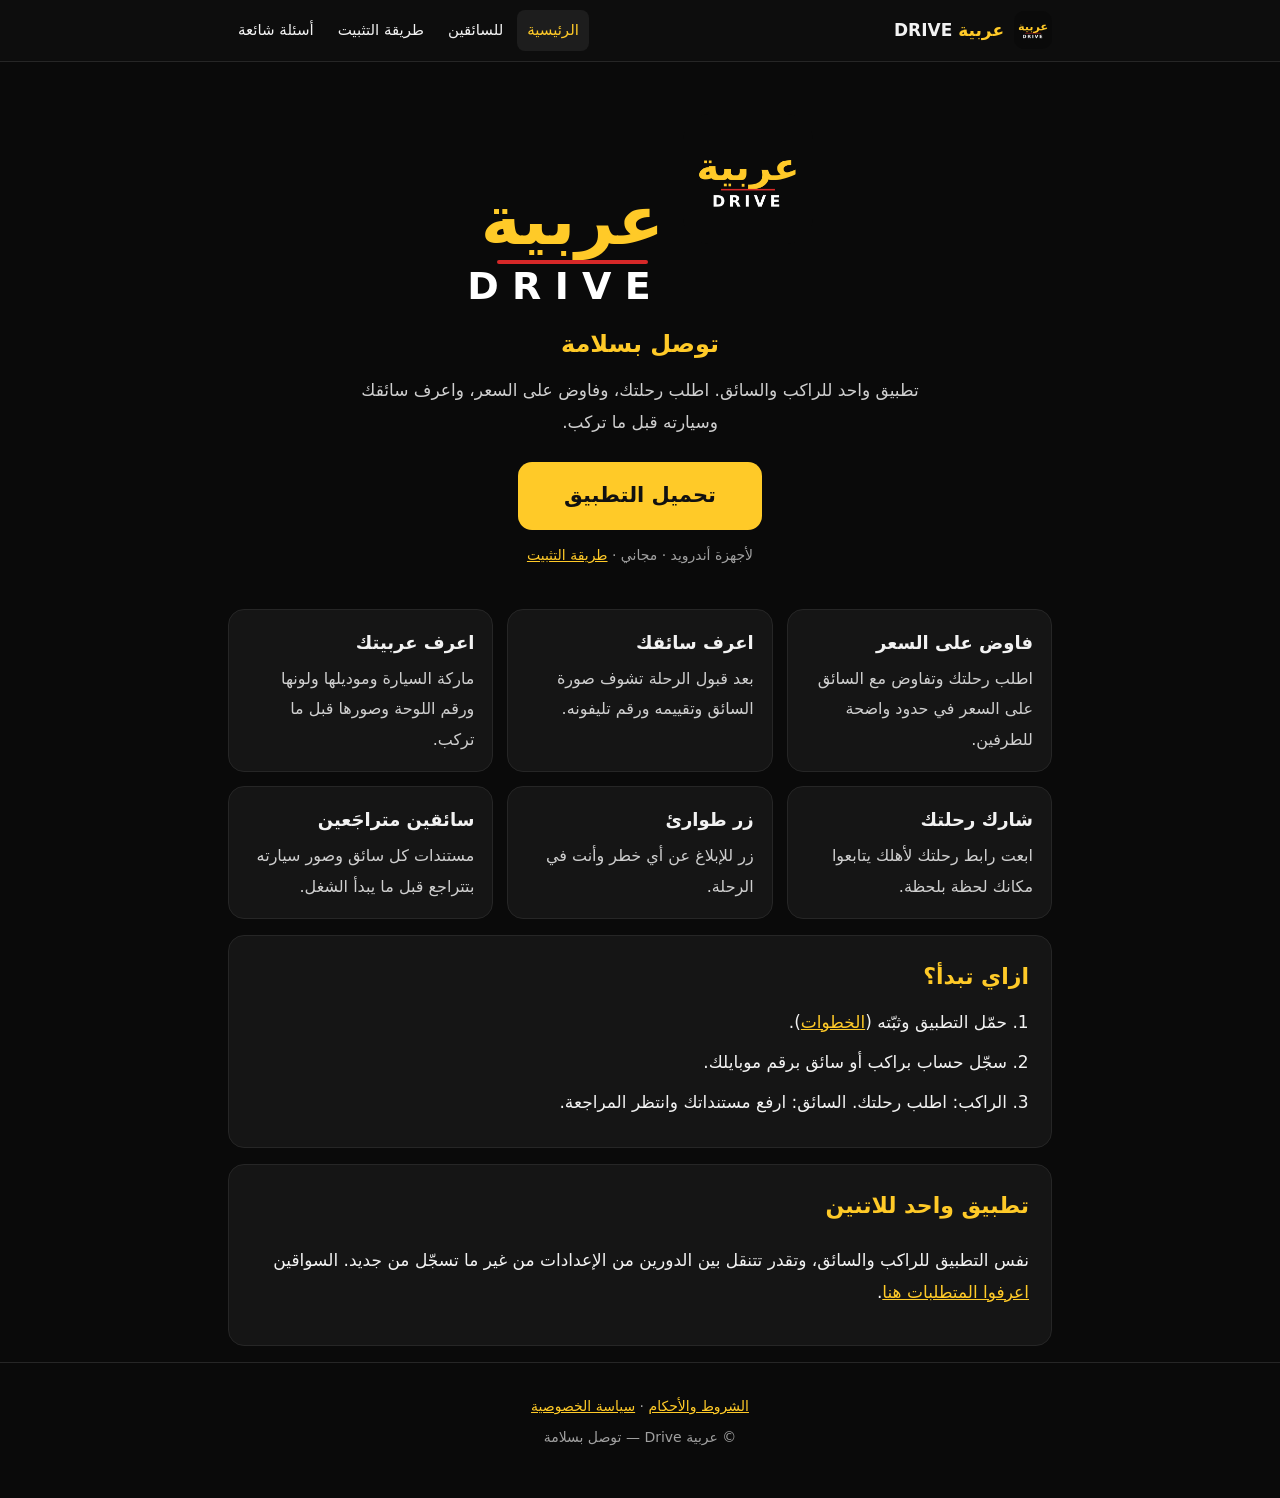
<file: index.html>
<!doctype html>
<html lang="ar" dir="rtl">
<head>
<meta charset="utf-8">
<meta name="viewport" content="width=device-width, initial-scale=1">
<title>عربية Drive — توصل بسلامة | تطبيق الراكب والسائق</title>
<meta name="description" content="عربية Drive: تطبيق واحد للراكب والسائق. اطلب رحلتك وفاوض على السعر، واعرف سائقك وسيارته قبل ما تركب. حمّل التطبيق لأندرويد.">
<meta name="theme-color" content="#0a0a0a">
<link rel="canonical" href="https://kdplkdpl577-ship-it.github.io/arabia-drive-site/index.html">
<meta property="og:type" content="website">
<meta property="og:locale" content="ar_EG">
<meta property="og:site_name" content="عربية Drive">
<meta property="og:title" content="عربية Drive — توصل بسلامة | تطبيق الراكب والسائق">
<meta property="og:description" content="عربية Drive: تطبيق واحد للراكب والسائق. اطلب رحلتك وفاوض على السعر، واعرف سائقك وسيارته قبل ما تركب. حمّل التطبيق لأندرويد.">
<meta property="og:url" content="https://kdplkdpl577-ship-it.github.io/arabia-drive-site/index.html">
<meta property="og:image" content="https://kdplkdpl577-ship-it.github.io/arabia-drive-site/assets/logo.png">
<link rel="icon" href="assets/logo.png" type="image/png">
<link rel="apple-touch-icon" href="assets/logo.png">
<link rel="stylesheet" href="assets/site.css">
</head>
<body>
<header class="site"><div class="wrap">
<a class="logo-link" href="index.html"><img src="assets/logo.png" width="38" height="38" alt="شعار عربية Drive"><span><span class="ar">عربية</span> DRIVE</span></a>
<nav class="main" aria-label="القائمة الرئيسية">
<a href="index.html" aria-current="page">الرئيسية</a>
<a href="drivers.html">للسائقين</a>
<a href="install.html">طريقة التثبيت</a>
<a href="faq.html">أسئلة شائعة</a>
</nav></div></header>
<main class="wrap">

<div class="hero">
<img src="assets/logo.png" width="130" height="130" alt="شعار عربية Drive">
<h1 class="brand"><span class="ar">عربية</span><span class="line"></span><span class="en">DRIVE</span></h1>
<p class="slogan">توصل بسلامة</p>
<p class="lead">تطبيق واحد للراكب والسائق. اطلب رحلتك، وفاوض على السعر، واعرف سائقك وسيارته قبل ما تركب.</p>
<div id="download"><a class="btn" href="https://arabia-drive-api-production.up.railway.app/download/arabia-drive.apk" download>تحميل التطبيق</a></div>
<p class="hint">لأجهزة أندرويد · مجاني · <a href="install.html">طريقة التثبيت</a></p>
</div>

<div class="grid">
<div class="item"><h3>فاوض على السعر</h3><p>اطلب رحلتك وتفاوض مع السائق على السعر في حدود واضحة للطرفين.</p></div>
<div class="item"><h3>اعرف سائقك</h3><p>بعد قبول الرحلة تشوف صورة السائق وتقييمه ورقم تليفونه.</p></div>
<div class="item"><h3>اعرف عربيتك</h3><p>ماركة السيارة وموديلها ولونها ورقم اللوحة وصورها قبل ما تركب.</p></div>
<div class="item"><h3>شارك رحلتك</h3><p>ابعت رابط رحلتك لأهلك يتابعوا مكانك لحظة بلحظة.</p></div>
<div class="item"><h3>زر طوارئ</h3><p>زر للإبلاغ عن أي خطر وأنت في الرحلة.</p></div>
<div class="item"><h3>سائقين متراجَعين</h3><p>مستندات كل سائق وصور سيارته بتتراجع قبل ما يبدأ الشغل.</p></div>
</div>

<section class="card">
<h2>ازاي تبدأ؟</h2>
<ol class="clean">
<li>حمّل التطبيق وثبّته (<a href="install.html">الخطوات</a>).</li>
<li>سجّل حساب براكب أو سائق برقم موبايلك.</li>
<li>الراكب: اطلب رحلتك. السائق: ارفع مستنداتك وانتظر المراجعة.</li>
</ol>
</section>

<section class="card">
<h2>تطبيق واحد للاتنين</h2>
<p>نفس التطبيق للراكب والسائق، وتقدر تتنقل بين الدورين من الإعدادات من غير ما تسجّل من جديد. السواقين <a href="drivers.html">اعرفوا المتطلبات هنا</a>.</p>
</section>

</main>
<footer class="site">
<p><a href="https://arabia-drive-api-production.up.railway.app/terms">الشروط والأحكام</a> · <a href="https://arabia-drive-api-production.up.railway.app/privacy">سياسة الخصوصية</a></p>
<p>© عربية Drive — توصل بسلامة</p>
</footer>
</body>
</html>
</file>
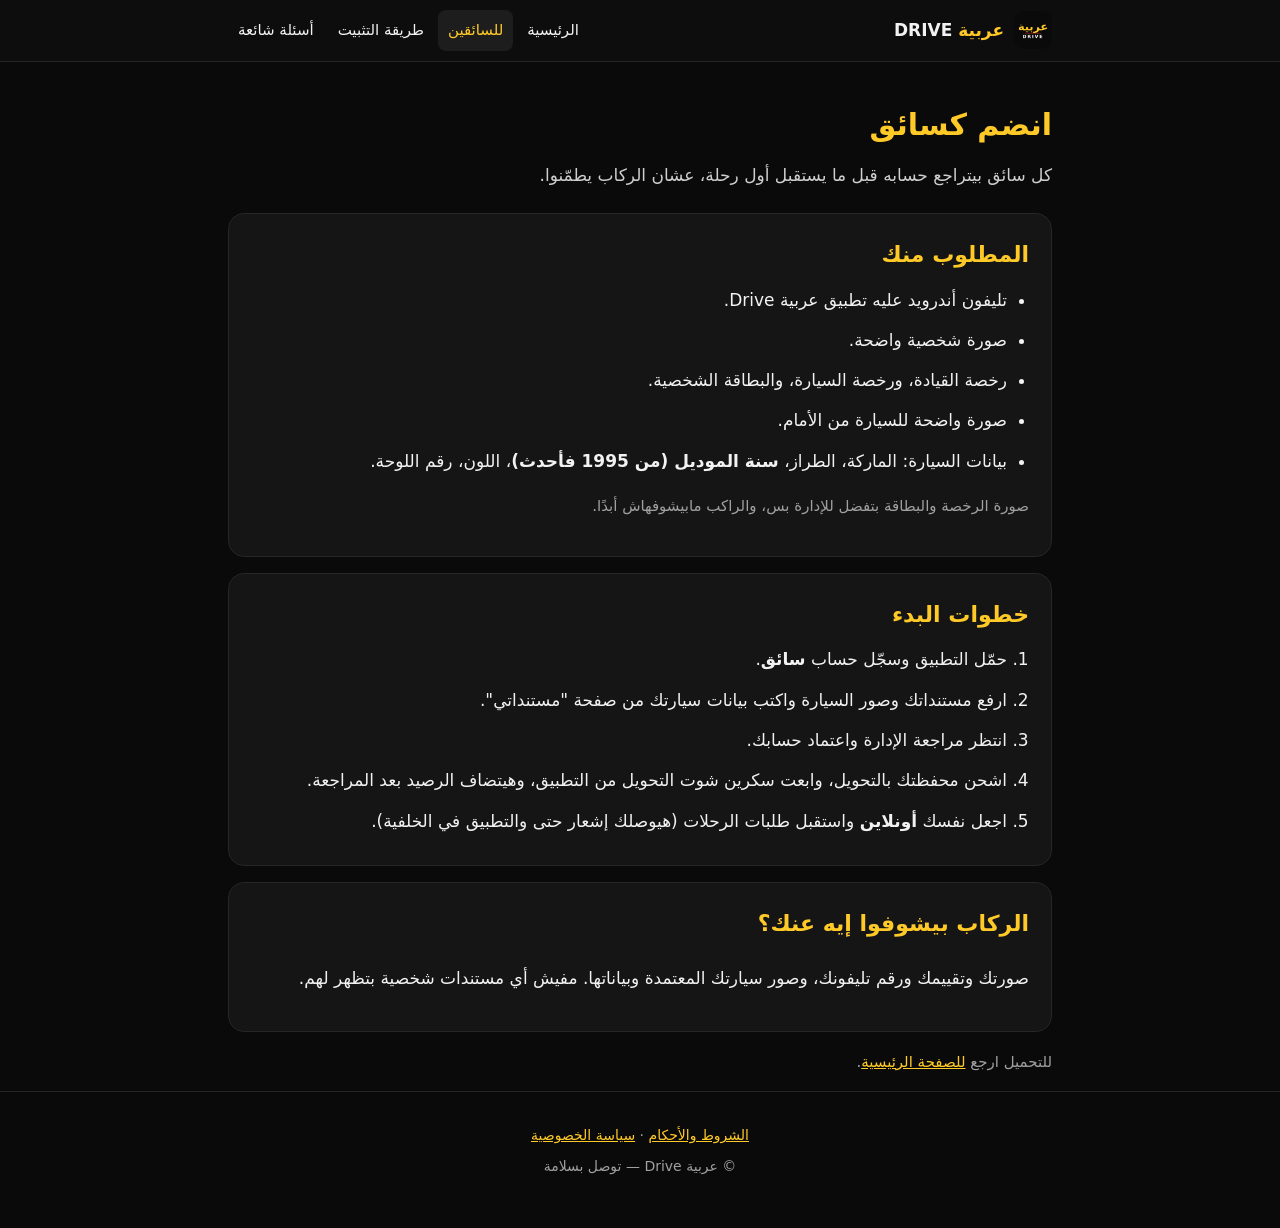
<file: drivers.html>
<!doctype html>
<html lang="ar" dir="rtl">
<head>
<meta charset="utf-8">
<meta name="viewport" content="width=device-width, initial-scale=1">
<title>للسائقين — انضم لعربية Drive</title>
<meta name="description" content="متطلبات التسجيل كسائق في عربية Drive: المستندات، صور السيارة، موديل السيارة، ومراجعة الحساب قبل بدء الشغل.">
<meta name="theme-color" content="#0a0a0a">
<link rel="canonical" href="https://kdplkdpl577-ship-it.github.io/arabia-drive-site/drivers.html">
<meta property="og:type" content="website">
<meta property="og:locale" content="ar_EG">
<meta property="og:site_name" content="عربية Drive">
<meta property="og:title" content="للسائقين — انضم لعربية Drive">
<meta property="og:description" content="متطلبات التسجيل كسائق في عربية Drive: المستندات، صور السيارة، موديل السيارة، ومراجعة الحساب قبل بدء الشغل.">
<meta property="og:url" content="https://kdplkdpl577-ship-it.github.io/arabia-drive-site/drivers.html">
<meta property="og:image" content="https://kdplkdpl577-ship-it.github.io/arabia-drive-site/assets/logo.png">
<link rel="icon" href="assets/logo.png" type="image/png">
<link rel="apple-touch-icon" href="assets/logo.png">
<link rel="stylesheet" href="assets/site.css">
</head>
<body>
<header class="site"><div class="wrap">
<a class="logo-link" href="index.html"><img src="assets/logo.png" width="38" height="38" alt="شعار عربية Drive"><span><span class="ar">عربية</span> DRIVE</span></a>
<nav class="main" aria-label="القائمة الرئيسية">
<a href="index.html">الرئيسية</a>
<a href="drivers.html" aria-current="page">للسائقين</a>
<a href="install.html">طريقة التثبيت</a>
<a href="faq.html">أسئلة شائعة</a>
</nav></div></header>
<main class="wrap">

<h1 class="page">انضم كسائق</h1>
<p class="page-lead">كل سائق بيتراجع حسابه قبل ما يستقبل أول رحلة، عشان الركاب يطمّنوا.</p>

<section class="card">
<h2>المطلوب منك</h2>
<ul class="clean">
<li>تليفون أندرويد عليه تطبيق عربية Drive.</li>
<li>صورة شخصية واضحة.</li>
<li>رخصة القيادة، ورخصة السيارة، والبطاقة الشخصية.</li>
<li>صورة واضحة للسيارة من الأمام.</li>
<li>بيانات السيارة: الماركة، الطراز، <b>سنة الموديل (من 1995 فأحدث)</b>، اللون، رقم اللوحة.</li>
</ul>
<p class="note">صورة الرخصة والبطاقة بتفضل للإدارة بس، والراكب مابيشوفهاش أبدًا.</p>
</section>

<section class="card">
<h2>خطوات البدء</h2>
<ol class="clean">
<li>حمّل التطبيق وسجّل حساب <b>سائق</b>.</li>
<li>ارفع مستنداتك وصور السيارة واكتب بيانات سيارتك من صفحة "مستنداتي".</li>
<li>انتظر مراجعة الإدارة واعتماد حسابك.</li>
<li>اشحن محفظتك بالتحويل، وابعت سكرين شوت التحويل من التطبيق، وهيتضاف الرصيد بعد المراجعة.</li>
<li>اجعل نفسك <b>أونلاين</b> واستقبل طلبات الرحلات (هيوصلك إشعار حتى والتطبيق في الخلفية).</li>
</ol>
</section>

<section class="card">
<h2>الركاب بيشوفوا إيه عنك؟</h2>
<p>صورتك وتقييمك ورقم تليفونك، وصور سيارتك المعتمدة وبياناتها. مفيش أي مستندات شخصية بتظهر لهم.</p>
</section>
<p class="note">للتحميل ارجع <a href="index.html#download">للصفحة الرئيسية</a>.</p>

</main>
<footer class="site">
<p><a href="https://arabia-drive-api-production.up.railway.app/terms">الشروط والأحكام</a> · <a href="https://arabia-drive-api-production.up.railway.app/privacy">سياسة الخصوصية</a></p>
<p>© عربية Drive — توصل بسلامة</p>
</footer>
</body>
</html>
</file>
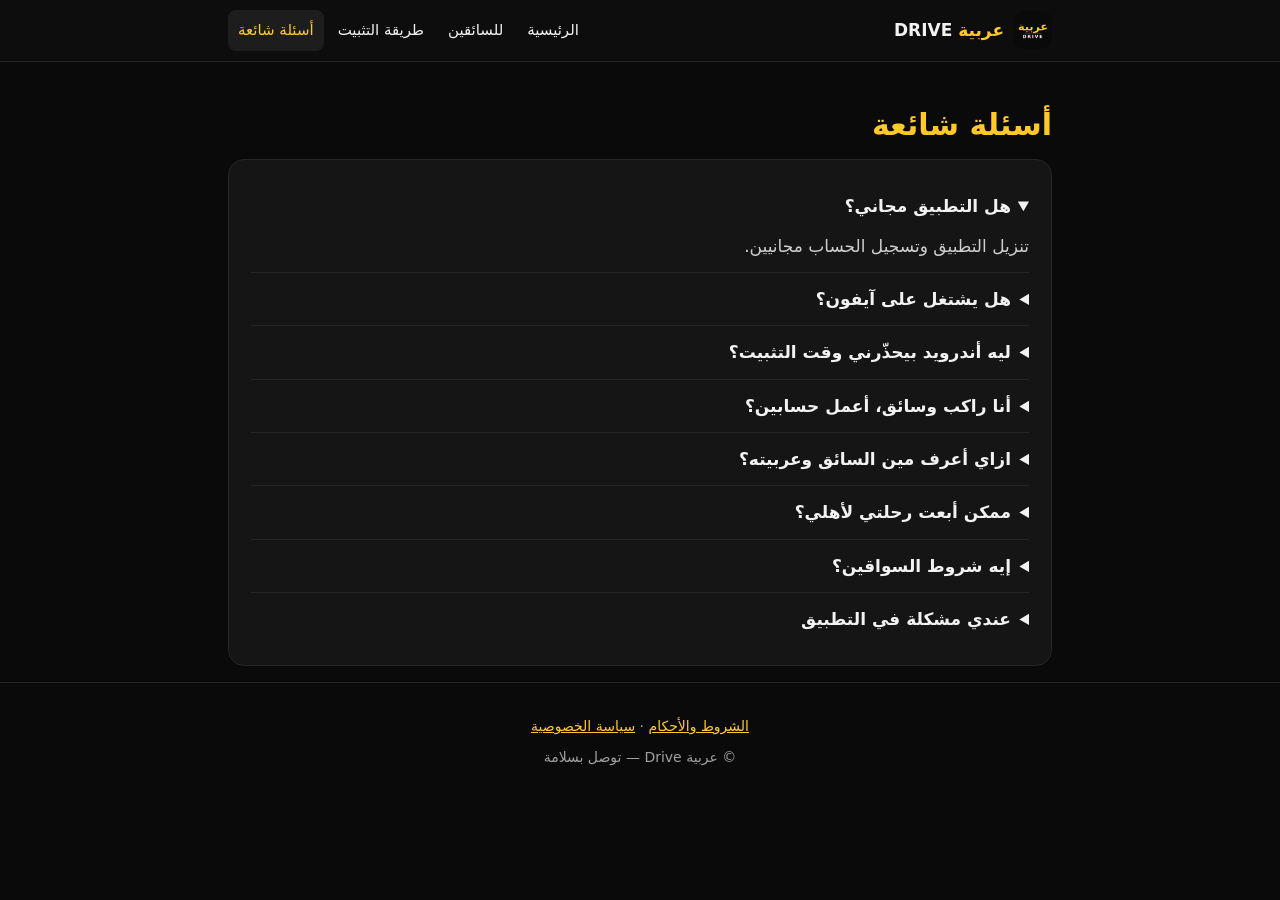
<file: faq.html>
<!doctype html>
<html lang="ar" dir="rtl">
<head>
<meta charset="utf-8">
<meta name="viewport" content="width=device-width, initial-scale=1">
<title>أسئلة شائعة عن عربية Drive</title>
<meta name="description" content="إجابات على أسئلة شائعة عن تطبيق عربية Drive: التحميل، الأمان، التسجيل، التنقل بين الراكب والسائق.">
<meta name="theme-color" content="#0a0a0a">
<link rel="canonical" href="https://kdplkdpl577-ship-it.github.io/arabia-drive-site/faq.html">
<meta property="og:type" content="website">
<meta property="og:locale" content="ar_EG">
<meta property="og:site_name" content="عربية Drive">
<meta property="og:title" content="أسئلة شائعة عن عربية Drive">
<meta property="og:description" content="إجابات على أسئلة شائعة عن تطبيق عربية Drive: التحميل، الأمان، التسجيل، التنقل بين الراكب والسائق.">
<meta property="og:url" content="https://kdplkdpl577-ship-it.github.io/arabia-drive-site/faq.html">
<meta property="og:image" content="https://kdplkdpl577-ship-it.github.io/arabia-drive-site/assets/logo.png">
<link rel="icon" href="assets/logo.png" type="image/png">
<link rel="apple-touch-icon" href="assets/logo.png">
<link rel="stylesheet" href="assets/site.css">
</head>
<body>
<header class="site"><div class="wrap">
<a class="logo-link" href="index.html"><img src="assets/logo.png" width="38" height="38" alt="شعار عربية Drive"><span><span class="ar">عربية</span> DRIVE</span></a>
<nav class="main" aria-label="القائمة الرئيسية">
<a href="index.html">الرئيسية</a>
<a href="drivers.html">للسائقين</a>
<a href="install.html">طريقة التثبيت</a>
<a href="faq.html" aria-current="page">أسئلة شائعة</a>
</nav></div></header>
<main class="wrap">

<h1 class="page">أسئلة شائعة</h1>
<section class="card">
<details open><summary>هل التطبيق مجاني؟</summary><p>تنزيل التطبيق وتسجيل الحساب مجانيين.</p></details>
<details><summary>هل يشتغل على آيفون؟</summary><p>حاليًا لأجهزة أندرويد فقط.</p></details>
<details><summary>ليه أندرويد بيحذّرني وقت التثبيت؟</summary><p>لأن التطبيق بيتنزّل من الموقع مش من متجر Google Play. التحذير عادي ومش معناه وجود مشكلة. الخطوات في صفحة <a href="install.html">طريقة التثبيت</a>.</p></details>
<details><summary>أنا راكب وسائق، أعمل حسابين؟</summary><p>تقدر تتنقل بين الدورين من الإعدادات داخل التطبيق.</p></details>
<details><summary>ازاي أعرف مين السائق وعربيته؟</summary><p>بعد ما السائق يقبل رحلتك بتشوف صورته وتقييمه ورقم تليفونه، وماركة السيارة وموديلها ولونها ورقم اللوحة وصورها.</p></details>
<details><summary>ممكن أبعت رحلتي لأهلي؟</summary><p>أيوه، من الرحلة تقدر تبعت رابط تتبع يشوفوا بيه مكانك.</p></details>
<details><summary>إيه شروط السواقين؟</summary><p>مستندات سليمة، وصور للسيارة، وموديل من 1995 فأحدث، ومراجعة من الإدارة قبل البدء. التفاصيل في صفحة <a href="drivers.html">للسائقين</a>.</p></details>
<details><summary>عندي مشكلة في التطبيق</summary><p>ابعت شكوى من داخل التطبيق، وهتوصل للإدارة.</p></details>
</section>

</main>
<footer class="site">
<p><a href="https://arabia-drive-api-production.up.railway.app/terms">الشروط والأحكام</a> · <a href="https://arabia-drive-api-production.up.railway.app/privacy">سياسة الخصوصية</a></p>
<p>© عربية Drive — توصل بسلامة</p>
</footer>
</body>
</html>
</file>
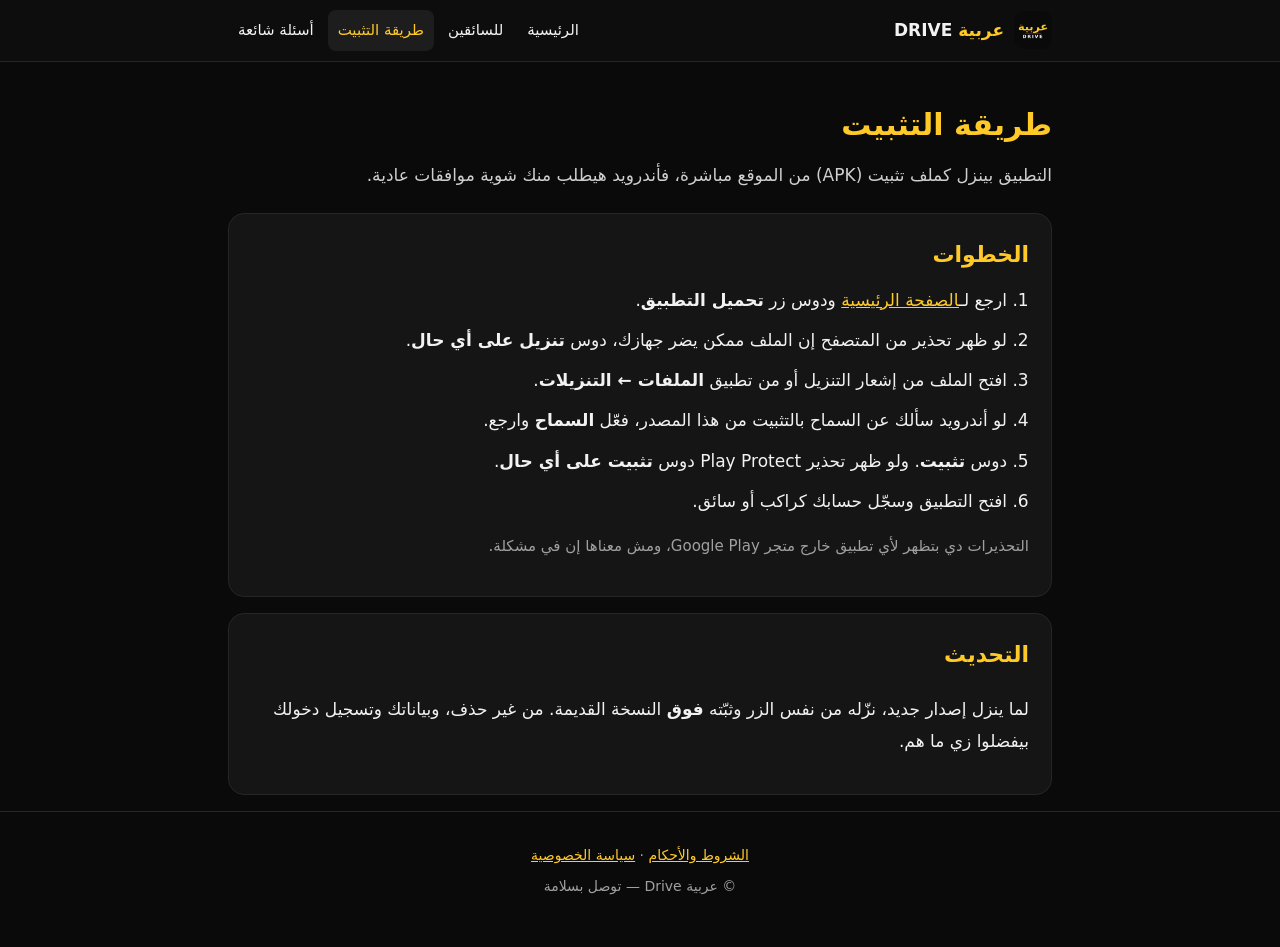
<file: install.html>
<!doctype html>
<html lang="ar" dir="rtl">
<head>
<meta charset="utf-8">
<meta name="viewport" content="width=device-width, initial-scale=1">
<title>طريقة تثبيت عربية Drive على أندرويد</title>
<meta name="description" content="خطوات تثبيت تطبيق عربية Drive على أندرويد خطوة بخطوة، وإزاي تحدّث التطبيق من غير ما تمسحه.">
<meta name="theme-color" content="#0a0a0a">
<link rel="canonical" href="https://kdplkdpl577-ship-it.github.io/arabia-drive-site/install.html">
<meta property="og:type" content="website">
<meta property="og:locale" content="ar_EG">
<meta property="og:site_name" content="عربية Drive">
<meta property="og:title" content="طريقة تثبيت عربية Drive على أندرويد">
<meta property="og:description" content="خطوات تثبيت تطبيق عربية Drive على أندرويد خطوة بخطوة، وإزاي تحدّث التطبيق من غير ما تمسحه.">
<meta property="og:url" content="https://kdplkdpl577-ship-it.github.io/arabia-drive-site/install.html">
<meta property="og:image" content="https://kdplkdpl577-ship-it.github.io/arabia-drive-site/assets/logo.png">
<link rel="icon" href="assets/logo.png" type="image/png">
<link rel="apple-touch-icon" href="assets/logo.png">
<link rel="stylesheet" href="assets/site.css">
</head>
<body>
<header class="site"><div class="wrap">
<a class="logo-link" href="index.html"><img src="assets/logo.png" width="38" height="38" alt="شعار عربية Drive"><span><span class="ar">عربية</span> DRIVE</span></a>
<nav class="main" aria-label="القائمة الرئيسية">
<a href="index.html">الرئيسية</a>
<a href="drivers.html">للسائقين</a>
<a href="install.html" aria-current="page">طريقة التثبيت</a>
<a href="faq.html">أسئلة شائعة</a>
</nav></div></header>
<main class="wrap">

<h1 class="page">طريقة التثبيت</h1>
<p class="page-lead">التطبيق بينزل كملف تثبيت (APK) من الموقع مباشرة، فأندرويد هيطلب منك شوية موافقات عادية.</p>

<section class="card">
<h2>الخطوات</h2>
<ol class="clean">
<li>ارجع لـ<a href="index.html#download">الصفحة الرئيسية</a> ودوس زر <b>تحميل التطبيق</b>.</li>
<li>لو ظهر تحذير من المتصفح إن الملف ممكن يضر جهازك، دوس <b>تنزيل على أي حال</b>.</li>
<li>افتح الملف من إشعار التنزيل أو من تطبيق <b>الملفات ← التنزيلات</b>.</li>
<li>لو أندرويد سألك عن السماح بالتثبيت من هذا المصدر، فعّل <b>السماح</b> وارجع.</li>
<li>دوس <b>تثبيت</b>. ولو ظهر تحذير Play Protect دوس <b>تثبيت على أي حال</b>.</li>
<li>افتح التطبيق وسجّل حسابك كراكب أو سائق.</li>
</ol>
<p class="note">التحذيرات دي بتظهر لأي تطبيق خارج متجر Google Play، ومش معناها إن في مشكلة.</p>
</section>

<section class="card">
<h2>التحديث</h2>
<p>لما ينزل إصدار جديد، نزّله من نفس الزر وثبّته <b>فوق</b> النسخة القديمة. من غير حذف، وبياناتك وتسجيل دخولك بيفضلوا زي ما هم.</p>
</section>

</main>
<footer class="site">
<p><a href="https://arabia-drive-api-production.up.railway.app/terms">الشروط والأحكام</a> · <a href="https://arabia-drive-api-production.up.railway.app/privacy">سياسة الخصوصية</a></p>
<p>© عربية Drive — توصل بسلامة</p>
</footer>
</body>
</html>
</file>
<file: assets/site.css>
:root{--bg:#0a0a0a;--card:#151515;--line:#262626;--text:#f2f2f2;--muted:#a0a0a0;--yellow:#ffca28;--red:#d62828}
*{box-sizing:border-box}html{-webkit-text-size-adjust:100%;scroll-behavior:smooth}
body{margin:0;background:var(--bg);color:var(--text);font-family:"Segoe UI",Tahoma,"Noto Naskh Arabic",system-ui,sans-serif;line-height:1.9;font-size:17px}
a{color:var(--yellow)}
.wrap{max-width:860px;margin:0 auto;padding:0 18px}
header.site{border-bottom:1px solid var(--line);background:#0d0d0d;position:sticky;top:0;z-index:5}
header.site .wrap{display:flex;align-items:center;justify-content:space-between;gap:12px;padding-top:10px;padding-bottom:10px}
.logo-link{display:flex;align-items:center;gap:10px;text-decoration:none;color:var(--text);font-weight:800}
.logo-link img{border-radius:10px}
.logo-link .ar{color:var(--yellow)}
nav.main{display:flex;gap:4px;flex-wrap:wrap;justify-content:flex-end}
nav.main a{color:var(--text);text-decoration:none;padding:6px 10px;border-radius:8px;font-size:15px}
nav.main a:hover,nav.main a[aria-current]{background:#1d1d1d;color:var(--yellow)}
.hero{text-align:center;padding:52px 0 40px}
.hero img{border-radius:28px}
.brand{margin:14px 0 0;display:inline-flex;flex-direction:column;align-items:center;gap:2px;line-height:1.1}
.brand .ar{color:var(--yellow);font-size:clamp(46px,13vw,68px);font-weight:800}
.brand .line{display:block;width:72%;height:4px;background:var(--red);border-radius:2px}
.brand .en{color:#fff;font-size:clamp(26px,7vw,38px);font-weight:800;letter-spacing:.35em;padding-inline-start:.35em}
.slogan{margin:14px 0 0;font-size:24px;font-weight:800;color:var(--yellow)}
.lead{margin:6px auto 24px;max-width:560px;color:#cfcfcf}
.btn{display:inline-block;background:var(--yellow);color:#111;font-weight:800;font-size:21px;padding:14px 46px;border-radius:14px;text-decoration:none}
.btn:active{transform:scale(.98)}
.hint{margin:12px 0 0;color:var(--muted);font-size:14px}
h1.page{margin:34px 0 6px;font-size:30px;color:var(--yellow)}
.page-lead{color:#cfcfcf;margin:0 0 22px}
section.card{background:var(--card);border:1px solid var(--line);border-radius:16px;padding:20px 22px;margin:0 0 16px}
section.card h2{margin:0 0 8px;font-size:22px;color:var(--yellow)}
.grid{display:grid;grid-template-columns:repeat(auto-fit,minmax(240px,1fr));gap:14px;margin:0 0 16px}
.grid .item{background:var(--card);border:1px solid var(--line);border-radius:16px;padding:16px 18px}
.grid .item h3{margin:0 0 4px;font-size:18px}
.grid .item p{margin:0;color:#cfcfcf;font-size:16px}
ul.clean,ol.clean{margin:0;padding-inline-start:22px}
ul.clean li,ol.clean li{margin:8px 0}
details{border-top:1px solid var(--line);padding:10px 0}
details:first-of-type{border-top:0}
summary{cursor:pointer;font-weight:700}
details p{margin:8px 0 0;color:#cfcfcf}
.note{color:var(--muted);font-size:15px}
.cta{text-align:center;padding:10px 0 34px}
footer.site{border-top:1px solid var(--line);text-align:center;padding:26px 16px 44px;color:var(--muted);font-size:14px}
footer.site p{margin:4px 0}
</file>
